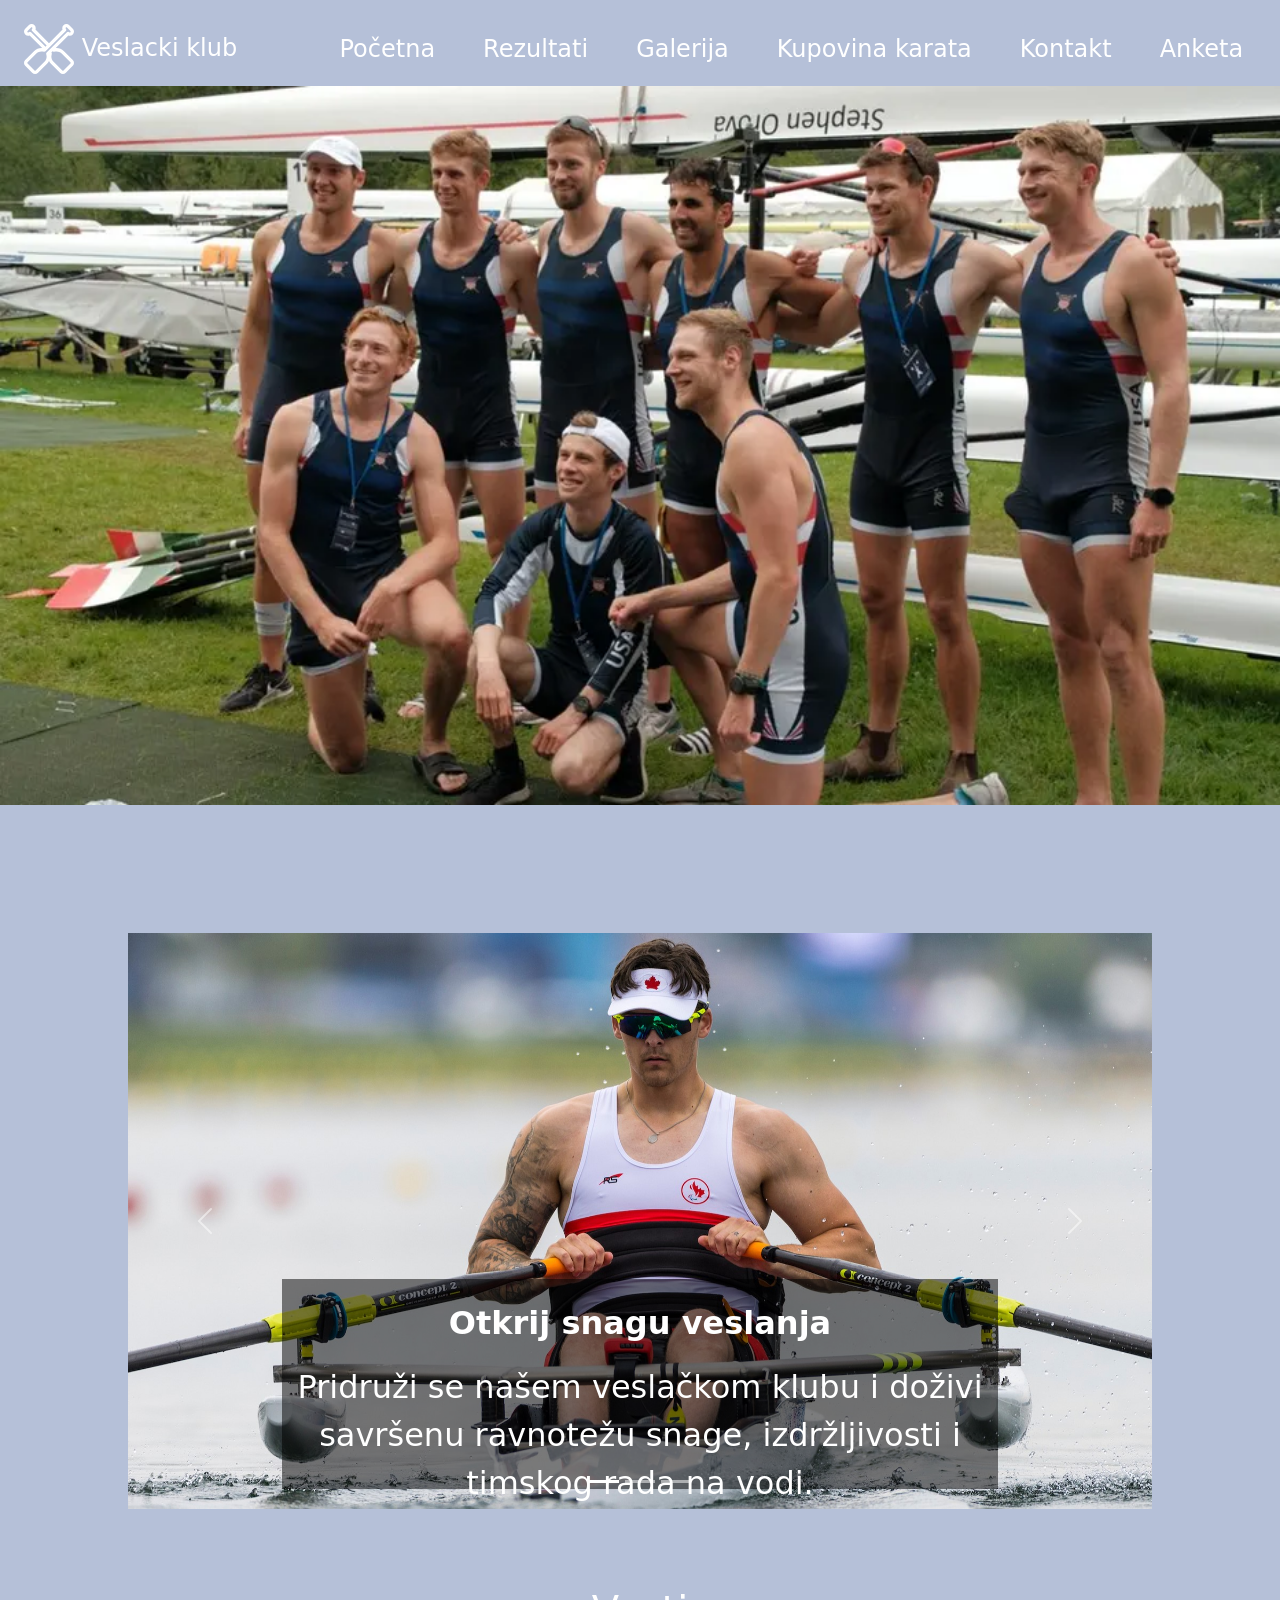
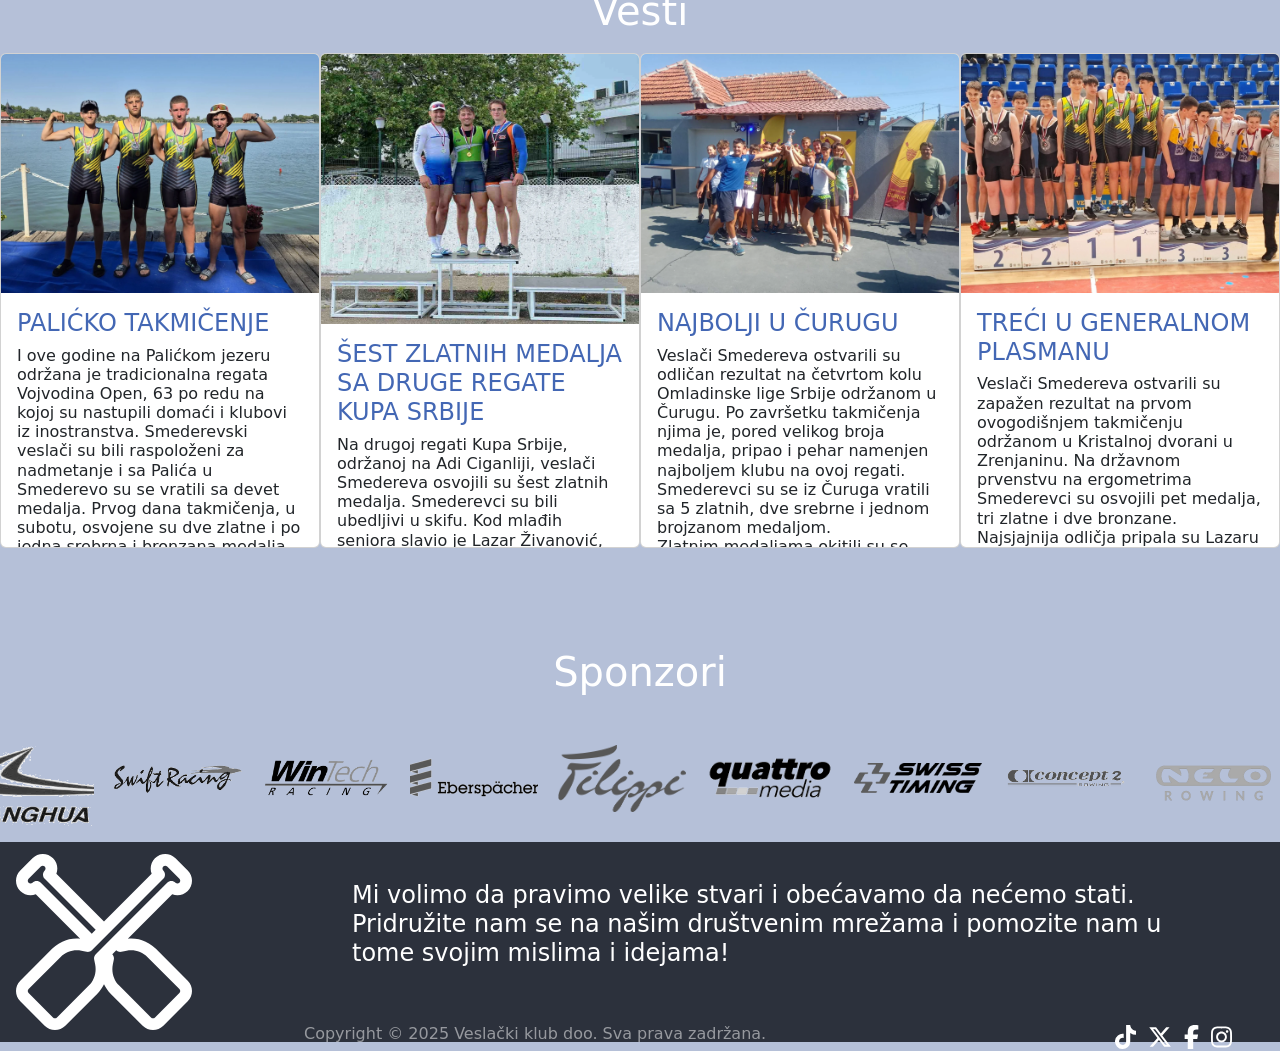
<file: index.html>
<!DOCTYPE html>
<html lang="en">
<head>
    <meta charset="UTF-8">
    <meta name="viewport" content="width=device-width, initial-scale=1.0">
    <title>Veslacki klub</title>

    <!-- incijalizacija -->
    <link rel="stylesheet" href="css/bootstrap.min.css">
    <script src="js/bootstrap.min.js"> </script>

    <!-- zajednicki css -->
    <link rel="stylesheet" href="styles.css">
    <style>

        .carousel-caption {
            position: absolute;
            top: 60%;
            color: #fff;
            background-color: rgba(0, 0, 0, 0.5);
            font-size: 2.5em;
        }
       
        .logo-container {
            overflow: hidden;
        }
        .logo-container .slider-logo-track{
            animation: slide 40s linear infinite;
            display: flex;
            justify-content: center;
            align-items: center;
            width: calc(10vw * 33);
        }
        .logo-container .slider-item{
            height: auto;
        } 

        .logo-container a img {
            flex: 0 0 auto;
            width: 10vw;
            height: auto;
            margin-right: 20px;
            filter: grayscale(100%);
        }

        .logo:hover{
            filter: grayscale(0%);
        }
        .logo-container .slider-logo-track:hover {
            animation-play-state: paused;
        }
        /* Definiše animaciju */
        @keyframes slide{
            0% { transform: translateX(0); }
            100% { transform: translateX(calc(-10vw *10)); }
        }

        .card img{
            height: 30vh;
        }
        .card{
            height: 55vh;
            width: 25rem;
        }

        .card-body{
            
            overflow-y: scroll;
        }

        .card-title{
            color: #4367b4;
        }

        #carouselIndicators {
            max-width: 80%;
            margin: 10% auto;
        }

        .naslov-dela{
            text-align: center;
            margin-bottom: 2vh;
            color:#fff;
        }
    </style>
</head>
<body>
    <nav class="d-flex justify-content-between align-items-center fixed-top">
        <!-- Logo  -->
        <a href="index.html" class="nav-link">
            <img src="slike/logo.svg" alt="Logo" style="height:50px;"> 
            Veslacki klub
        </a>
        <!-- Desni linkovi -->
        <div class="nav">
            <a class="nav-link" href="index.html">Početna</a>
            <a class="nav-link" href="rezultati.html">Rezultati</a>
            <a class="nav-link" href="galerija.html">Galerija</a>
            <a class="nav-link" href="kupovina_karata.html">Kupovina karata</a>
            <a class="nav-link" href="kontakt.html">Kontakt</a>
            <a class="nav-link" href="anketa.html">Anketa</a>
        </div>
    </nav>

    <img src="slike/grupna_slika.png" alt="" width="100%">


    <div id="carouselIndicators" class="carousel slide" data-bs-ride="carousel">
        <div class="carousel-indicators">
          <button type="button" data-bs-target="#carouselIndicators" data-bs-slide-to="0" class="active"></button>
          <button type="button" data-bs-target="#carouselIndicators" data-bs-slide-to="1"></button>
          <button type="button" data-bs-target="#carouselIndicators" data-bs-slide-to="2"></button>
        </div>
        <div class="carousel-inner">
          <div class="carousel-item active">
            <img src="slike/carosel1.jpg" class="d-block w-100" alt="...">
            <div class="carousel-caption ">
                <p><b>Otkrij snagu veslanja</b></p>
                <p>Pridruži se našem veslačkom klubu i doživi savršenu ravnotežu snage, izdržljivosti i timskog rada na vodi.</p>
            </div>
          </div>
          <div class="carousel-item">
            <img src="slike/carosel2.jpg" class="d-block w-100" alt="...">
            <div class="carousel-caption ">
                <p><b>Zajednica na vodi i van nje</b></p>
                <p>Naš klub nije samo trening - to je mesto gde se grade prijateljstva, dele uspesi i pruža međusobna podrška.</p>
            </div>
          </div>
          <div class="carousel-item">
            <img src="slike/carosel3.jpg" class="d-block w-100" alt="...">
            <div class="carousel-caption ">
                <p><b>Tvoje putovanje počinje ovde</b></p>
                <p>Uz stručne trenere, vrhunsku opremu i prelepo prirodno okruženje, nema boljeg mesta da započneš ili unaprediš svoje veslačko iskustvo.</p>
            </div>
          </div>
        </div>
        <button class="carousel-control-prev" type="button" data-bs-target="#carouselIndicators" data-bs-slide="prev" >
          <span class="carousel-control-prev-icon"></span>
        </button>
        <button class="carousel-control-next" type="button" data-bs-target="#carouselIndicators" data-bs-slide="next" >
          <span class="carousel-control-next-icon"></span>
        </button>
    </div>

    <h1 class="naslov-dela" style="margin-top:-50px">Vesti</h1>
    <div class="d-flex justify-content-around">

        <div class="card" >
            <img src="slike/card1.png" class="card-img-top" alt="Slika 1">
            <div class="card-body">
                <h4 class="card-title">PALIĆKO TAKMIČENJE</h4>
                <h6 class="card-text">I ove godine na Palićkom jezeru održana je tradicionalna regata Vojvodina Open, 
                    63 po redu na kojoj su nastupili domaći i klubovi iz inostranstva. Smederevski veslači su bili raspoloženi za nadmetanje i sa Palića u Smederevo su se vratili sa devet medalja. 
                    Prvog dana takmičenja, u subotu, osvojene su dve zlatne i po jedna srebrna i bronzana medalja. Tara Božanović u juniorskom skifu za žene i kadetski četverac bez kormilara u sastavu Nikola Miličević, 
                    Lazar Lazarević, Andreja Jovanović i Dušan Đokić osvojili su najsjajnija odličja. Pionirski četverac skul (Andrija Nedeljković, Vidak Drašković, Vukašin Živanović i Vasil Božanović okitio se srebrnom medaljom, 
                    a bronza je pripala pionirkama u dubl skulu u sastavu Minja i Dunja Savić.
                </h6>
            </div>
        </div>

        <div class="card">
            <img src="slike/card2.png" class="card-img-top" alt="Slika 2">
            <div class="card-body">
                <h4 class="card-title">ŠEST ZLATNIH MEDALJA SA DRUGE REGATE KUPA SRBIJE </h4>
                <h6 class="card-text">Na drugoj regati Kupa Srbije, održanoj na Adi Ciganliji, veslači Smedereva osvojili su šest zlatnih medalja. 
                    Smederevci su bili ubedljivi u skifu. Kod mlađih seniora slavio je Lazar Živanović, Đorđe Rapajić bio je najbolji kod juniora, 
                    a Tara Božanović trijumfovala je u konkurenciji juniorki.Kadetski četverac bez kormilara u sastavu Lazar Lazarević, Andreja Jovanović,
                    Dušan Đokić i Nikola Milićević bio je najbolji u svojoj kategoriji, a zlatu iz četverca, Nikola Milićević i dušan Đokić dodali su najsjajnije odličje i 
                    u disciplini dvojac bez kormilara. Poslednje zlatno odličje pripalo je pionirskom četvercu sa kormilarom u kome su veslali Andrija Nedeljković, Vidak Drašković, 
                    Vukašin Živanović, Vasil Božanović i kormilarka Dunja Petrović.Zapažen rezultat ostvarile su Minja i Dunja Savić u pionirskom dubl skulu plasmanom na peto mesto, 
                    dok je pionirski četverac skul (Ognjen Paunović, Mateja Martić, Sergej Cvetković i Filip Vukelić) zauzeo odlično četvrto mesto. U skifu za kadetkinje Nadežda Radulović 
                    je takođe bila ćetvrta. Naredna regata koja očekuje veslače Smedereva biće treća regata Kupa Srbije početkom juna.
                </h6>
            </div>
        </div>

        <div class="card" >
            <img src="slike/card3.png" class="card-img-top" alt="Slika 3">
            <div class="card-body">
                <h4 class="card-title">NAJBOLJI U ČURUGU</h4>
                <h6 class="card-text">Veslači Smedereva ostvarili su odličan rezultat na četvrtom kolu Omladinske lige Srbije održanom u Čurugu. Po završetku takmičenja njima je, 
                    pored velikog broja medalja, pripao i pehar namenjen najboljem klubu na ovoj regati. Smederevci su se iz Čuruga vratili sa 5 zlatnih, dve srebrne i jednom 
                    brojzanom medaljom.
                    <br>
                    Zlatnim medaljama okitili su se Andreja Jovanović i Dušan Đokić u kadetskom dvojcu bez kormilara, 
                    pionirskom dubl skulu u sastavu Vidak drašković i Vasil Božanović, na najviše pobedničko postolje popeli su 
                    se pioniri u četvercu sa kormilarom (Sergej Cvetković, Mateja Martić, Ignjat Dobrosavljević, Filip Vukelić i 
                    kormilar Lena Bokalović). Kadetski četverac bez kormilara u kome su veslali Nikola Milićević, Lazar Lazarević, 
                    Andreja Jovanović i Dušan Đokić bio je bez premca u svojoj konkurenciji, a poslednje zlatno odličje pripalo je 
                    kadetkinjama u četverac skulu u sastavu Dunja Petrović, Danica jakšić, Minja i Dunja Savić.
                    <br>
                    Srebrne medalje osvojili su Nikola Milićević i Lazar Lazarević u kadetskom dvojcu bez i pionirski dubl skul u sastavu Lazar Pešterac - 
                    Vukašin Živanović. Jedina bronzana medalja pripala je Nadeždi Radulović u kadetskom skifu.
                    Za dve nedelje veslače Smedereva očekuje tradicionalna regata na Palićkom jezeru.
                </h6>
            </div>
        </div>


        <div class="card" >
            <img src="slike/card4.png" class="card-img-top" alt="Slika 4">
            <div class="card-body">
                <h4 class="card-title">TREĆI U GENERALNOM PLASMANU</h4>
                <h6 class="card-text">
                    Veslači Smedereva ostvarili su zapažen rezultat na prvom ovogodišnjem takmičenju održanom u Kristalnoj dvorani u Zrenjaninu. Na državnom prvenstvu na ergometrima Smederevci su osvojili pet medalja, tri zlatne i dve bronzane.
                    Najsjajnija odličja pripala su Lazaru Živanoviću u skifu u konkurenicji seniora B, Tari Božanović, takođe u sakifu kod lakih seniorki i pionirskom četverac skulu u sastavu Vidak Drašković, Ognjen Paunović, Lazar Pešterac i Vukašin Živanović.
                    Do bronzanih odličja doveslali su pionirka Minja Savić u skifu i i dubl skul u sastavuDunja Savić i Anđela Pavić.
                    <br>
                    U konačnom plasmanu veslači Smedereva zauzeli su odlično treće mesto sa pet osvojenih medlaja iz prvoplasiranog Partizana i drugoplasirane Crvene zvezde koji su osvojili 14 odnosno 11 odličja.
                </h6>
            </div>
        </div>
    </div>


    <h1 class="naslov-dela" style="margin-top:100px">Sponzori</h1>
    <div class="logo-container">
            <div class="slider-logo-track">
                <div class="slider-item">
                    <a href="prodavnice.html"><img class="logo" src="slike/brand1.jpg" alt="Logo 1"></a>
                </div>
                <div class="slider-item">
                    <a href="prodavnice.html"><img class="logo" src="slike/brand2.png" alt="Logo 2"></a>
                </div>
                <div class="slider-item">
                    <a href="prodavnice.html"><img class="logo" src="slike/brand3.png" alt="Logo 3"></a>
                </div>
                <div class="slider-item">
                    <a href="prodavnice.html"><img class="logo" src="slike/brand4.png" alt="Logo 4"></a>
                </div>
                <div class="slider-item">
                    <a href="prodavnice.html"><img class="logo" src="slike/brand5.png" alt="Logo 5"></a>
                </div>
                <div class="slider-item">
                    <a href="prodavnice.html"><img class="logo" src="slike/brand6.jpg" alt="Logo 6"></a> 
                </div>
                <div class="slider-item">
                    <a href="prodavnice.html"><img class="logo" src="slike/brand7.png" alt="Logo 7"></a>
                </div>
                <div class="slider-item">
                    <a href="prodavnice.html"><img class="logo" src="slike/brand8.jpg" alt="Logo 8"></a>
                </div>
                <div class="slider-item">
                    <a href="prodavnice.html"><img class="logo" src="slike/brand9.png" alt="Logo 9"></a>
                </div>
                <div class="slider-item">
                    <a href="prodavnice.html"><img class="logo" src="slike/brand1.jpg" alt="Logo 1"></a>
                </div>
                <div class="slider-item">
                    <a href="prodavnice.html"><img class="logo" src="slike/brand2.png" alt="Logo 2"></a>
                </div>
                <div class="slider-item">
                    <a href="prodavnice.html"><img class="logo" src="slike/brand3.png" alt="Logo 3"></a>
                </div>
                <div class="slider-item">
                    <a href="prodavnice.html"><img class="logo" src="slike/brand4.png" alt="Logo 4"></a>
                </div>
                <div class="slider-item">
                    <a href="prodavnice.html"><img class="logo" src="slike/brand5.png" alt="Logo 5"></a>
                </div>
                <div class="slider-item">
                    <a href="prodavnice.html"><img class="logo" src="slike/brand6.jpg" alt="Logo 6"></a> 
                </div>
                <div class="slider-item">
                    <a href="prodavnice.html"><img class="logo" src="slike/brand7.png" alt="Logo 7"></a>
                </div>
                <div class="slider-item">
                    <a href="prodavnice.html"><img class="logo" src="slike/brand8.jpg" alt="Logo 8"></a>
                </div>
                <div class="slider-item">
                    <a href="prodavnice.html"><img class="logo" src="slike/brand9.png" alt="Logo 9"></a>
                </div>
                <div class="slider-item">
                    <a href="prodavnice.html"><img class="logo" src="slike/brand1.jpg" alt="Logo 1"></a>
                </div>
                <div class="slider-item">
                    <a href="prodavnice.html"><img class="logo" src="slike/brand2.png" alt="Logo 2"></a>
                </div>
                <div class="slider-item">
                    <a href="prodavnice.html"><img class="logo" src="slike/brand3.png" alt="Logo 3"></a>
                </div>
                <div class="slider-item">
                    <a href="prodavnice.html"><img class="logo" src="slike/brand4.png" alt="Logo 4"></a>
                </div>
                <div class="slider-item">
                    <a href="prodavnice.html"><img class="logo" src="slike/brand5.png" alt="Logo 5"></a>
                </div>
                <div class="slider-item">
                    <a href="prodavnice.html"><img class="logo" src="slike/brand6.jpg" alt="Logo 6"></a> 
                </div>
                <div class="slider-item">
                    <a href="prodavnice.html"><img class="logo" src="slike/brand7.png" alt="Logo 7"></a>
                </div>
                <div class="slider-item">
                    <a href="prodavnice.html"><img class="logo" src="slike/brand8.jpg" alt="Logo 8"></a>
                </div>
                <div class="slider-item">
                    <a href="prodavnice.html"><img class="logo" src="slike/brand9.png" alt="Logo 9"></a>
                </div>
                <div class="slider-item">
                    <a href="prodavnice.html"><img class="logo" src="slike/brand1.jpg" alt="Logo 1"></a>
                </div>
                <div class="slider-item">
                    <a href="prodavnice.html"><img class="logo" src="slike/brand2.png" alt="Logo 2"></a>
                </div>
                <div class="slider-item">
                    <a href="prodavnice.html"><img class="logo" src="slike/brand3.png" alt="Logo 3"></a>
                </div>
                <div class="slider-item">
                    <a href="prodavnice.html"><img class="logo" src="slike/brand4.png" alt="Logo 4"></a>
                </div>
        </div>
    </div>

    <footer>
        <div class="footer d-flex justify-content-around align-items-center" style="height: 200px;">
            <span class="m-3">
                <a href="index.html">
                    <img src="slike/logo.svg" alt="Vrh logo" style="height: 11rem; width: auto;" >
                </a>
            </span>
            <span class="ps-5">
                <h4 class="p-5 ms-5 me-5">Mi volimo da pravimo velike stvari i obećavamo da nećemo stati. Pridružite nam se na našim društvenim mrežama i pomozite nam u tome svojim mislima i idejama!</h4>
                <span class="ps-5 pe-5 d-flex justify-content-between align-items-center">
                    <span>
                        <h6 style="display: inline-block;opacity: 0.5;">Copyright &copy; 2025 Veslački klub doo. Sva prava zadržana.</h6>
                    </span>   
                    <span>
                        <a href="https://www.tiktok.com/"><img src="slike/tiktok.svg" class="img-fluid ps-1" style="height: 1.5rem;" alt="tiktok logo"></a>
                        <a href="https://twitter.com/" class="ps-1"><img src="slike/x-twitter.svg" class="img-fluid ps-1" style="height: 1.5rem;" alt="x,twitter logo"></a>
                        <a href="https://www.facebook.com/viserbgd/?locale=sr_RS" class="ps-1"><img src="slike/facebook-f.svg" class="img-fluid ps-1" style="height: 1.5rem;"  alt="facebook logo"></a>
                        <a href="https://www.instagram.com/viserbgd/" class="ps-1"><img src="slike/instagram.svg" class="img-fluid ps-1" style="height: 1.5rem;" alt="instagram logo"></a>
                    </span>
                </span>
            </span>
            
                   
        </div>
    </footer>
</body>
</html>
</file>
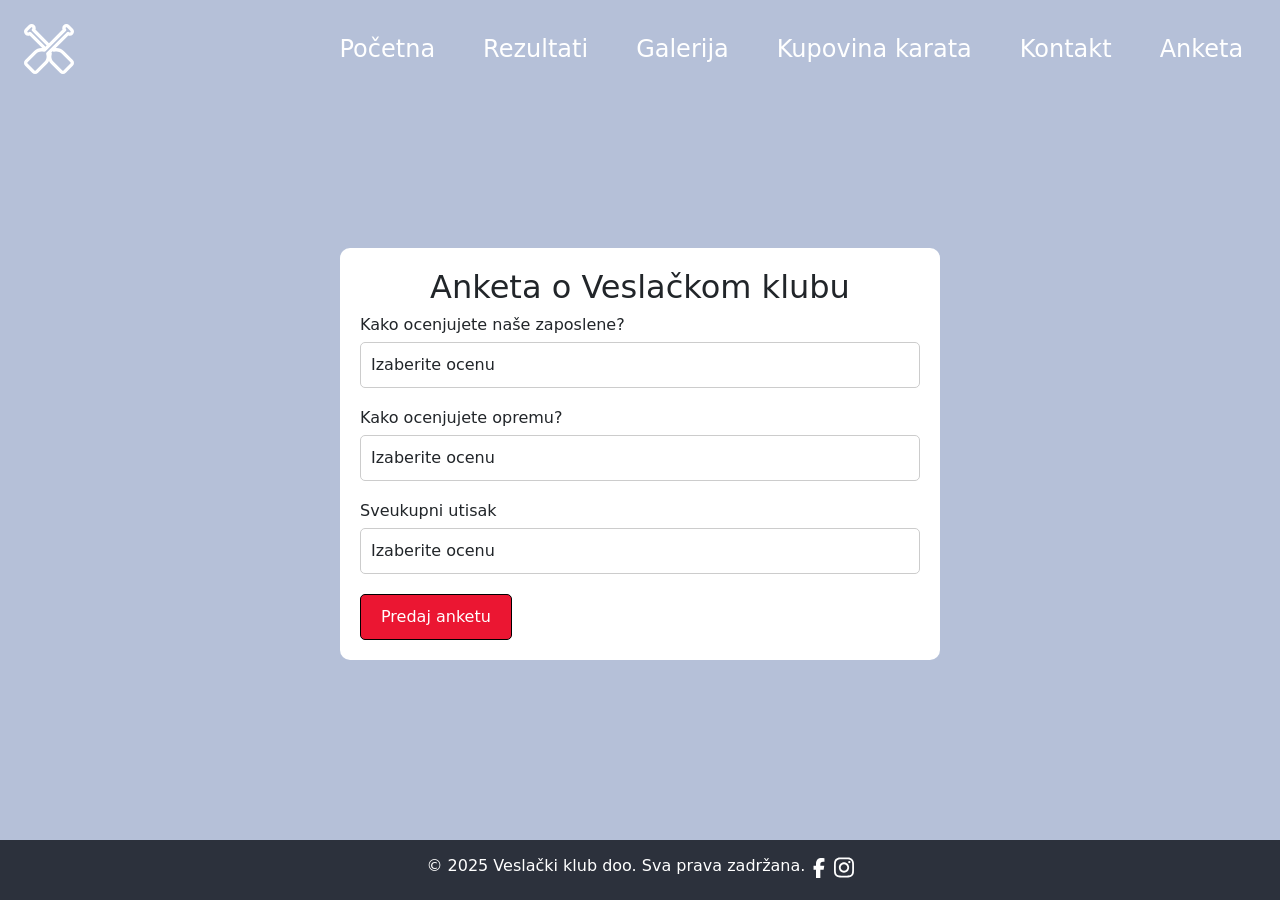
<file: anketa.html>
<!DOCTYPE html>
<html lang="en">
<head>
    <meta charset="UTF-8">
    <meta name="viewport" content="width=device-width, initial-scale=1.0">
    <title>Anketa</title>
    <link rel="stylesheet" href="css/bootstrap.min.css">
    <script src="jquery-3.7.1.min.js"></script>
    <script src="js/bootstrap.bundle.min.js"></script>

    <link rel="stylesheet" href="styles.css">

    <style>

        .form-container {
            max-width: 600px;
            padding: 20px;
            background-color: white;
            border-radius: 10px;

        }
        .form-group {
            margin-bottom: 20px;
        }
        .form-group select {
            width: 100%;
            padding: 10px;
            border: 1px solid #ccc;
            border-radius: 5px;
        }
        .btn-submit {
            background-color: #eb1632;
            color: white;
            border: 0.1em solid black;
            border-radius: 5px;
            padding: 10px 20px;
            cursor: pointer;
        }

        .btn-submit:hover{
            border: 0.1em solid black;
        }

        .red-bg {
            background-color: #ffcccc;
        }
        .yellow-bg {
            background-color: #ffffcc;
        }
        .green-bg {
            background-color: #ccffcc;
        }

        main{
            height: 81.9vh;
            justify-content: center;
            align-items: center;
            display: flex;
        }

    </style>
</head>
<body>
    <nav class="d-flex justify-content-between align-items-center fixed-top">
        <!-- Logo  -->
        <a href="index.html" class="nav-link">
            <img src="slike/logo.svg" alt="Logo" style="height:50px;"> 
        </a>
        <!-- Desni linkovi -->
        <div class="nav">
            <a class="nav-link" href="index.html">Početna</a>
            <a class="nav-link" href="rezultati.html">Rezultati</a>
            <a class="nav-link" href="galerija.html">Galerija</a>
            <a class="nav-link" href="kupovina_karata.html">Kupovina karata</a>
            <a class="nav-link" href="kontakt.html">Kontakt</a>
            <a class="nav-link" href="anketa.html">Anketa</a>
        </div>
    </nav>
    
    <main>
        <div class="container form-container">
            <h2 style="text-align: center;">Anketa o Veslačkom klubu</h2>
            <form id="anketa-forma">
                <div class="form-group">
                    <label for="zaposleni"><h6>Kako ocenjujete naše zaposlene?</h6></label>
                    <select id="zaposleni" class="form-control" required>
                        <option value="" disabled selected>Izaberite ocenu</option>
                        <option value="1">1</option>
                        <option value="2">2</option>
                        <option value="3">3</option>
                        <option value="4">4</option>
                        <option value="5">5</option>
                    </select>
                </div>
                <div class="form-group">
                    <label for="oprema"><h6>Kako ocenjujete opremu?</h6></label>
                    <select id="oprema" class="form-control" required>
                        <option value="" disabled selected>Izaberite ocenu</option>
                        <option value="1">1</option>
                        <option value="2">2</option>
                        <option value="3">3</option>
                        <option value="4">4</option>
                        <option value="5">5</option>
                    </select>
                </div>
                <div class="form-group">
                    <label for="sveukupno"><h6>Sveukupni utisak</h6></label>
                    <select id="sveukupno" class="form-control" required>
                        <option value="" disabled selected>Izaberite ocenu</option>
                        <option value="1">1</option>
                        <option value="2">2</option>
                        <option value="3">3</option>
                        <option value="4">4</option>
                        <option value="5">5</option>
                    </select>
                </div>
                <button type="submit" class="btn btn-submit">Predaj anketu</button>
            </form>
        </div>
    </main>

    <footer>
        <div class="footer footer-expand-lg d-flex justify-content-center align-items-center" style="height: 60px;position: fixed;">
            <span><h6 style="display: inline-block;">&copy; 2025 Veslački klub doo. Sva prava zadržana.</h6>
                <a href="https://www.facebook.com/viserbgd/?locale=sr_RS"><img src="slike/facebook-f.svg" class="img-fluid ps-1" style="width: 1rem;"  alt="facebook"></a>
                <a href="https://www.instagram.com/viserbgd/"><img src="slike/instagram.svg" class="img-fluid ps-1" style="width: 1.5rem;" alt="instagram"></a>
            </span>
        </div>
    </footer>

    <script>
        $(document).ready(function () {
            $("#anketa-forma").submit(function (event) {
                event.preventDefault();
                const zaposleniOcena = parseFloat($("#zaposleni").val());
                const opremaOcena = parseFloat($("#oprema").val());
                const sveukupnoOcena = parseFloat($("#sveukupno").val());
                const prosecnaOcena = (zaposleniOcena + opremaOcena + sveukupnoOcena) / 3;

                const forma = $(".form-container");
                if (prosecnaOcena >= 1 && prosecnaOcena <= 2.5) {
                    forma.removeClass("yellow-bg");
                    forma.removeClass("green-bg");
                    forma.addClass("red-bg");
                    alert("Hvala što ste popunili anketu!\nVaša prosečna ocena je " + prosecnaOcena.toFixed(2) + ". Potrudićemo se da popravimo greške.");
                } else if (prosecnaOcena > 2.5 && prosecnaOcena <= 3.5) {
                    forma.removeClass("red-bg");
                    forma.removeClass("green-bg");
                    forma.addClass("yellow-bg");
                    alert("Hvala što ste popunili anketu!\nVaša prosečna ocena je " + prosecnaOcena.toFixed(2) + ". Radimo na unapređenju.");
                } else {
                    forma.removeClass("red-bg");
                    forma.removeClass("yellow-bg");
                    forma.addClass("green-bg");
                    alert("Hvala što ste popunili anketu!\nVaša prosečna ocena je " + prosecnaOcena.toFixed(2) + ". Drago nam je što ste se super proveli u našem tržnom centru!");
                }
            });
        });
    </script>
</body>
</html>
</file>
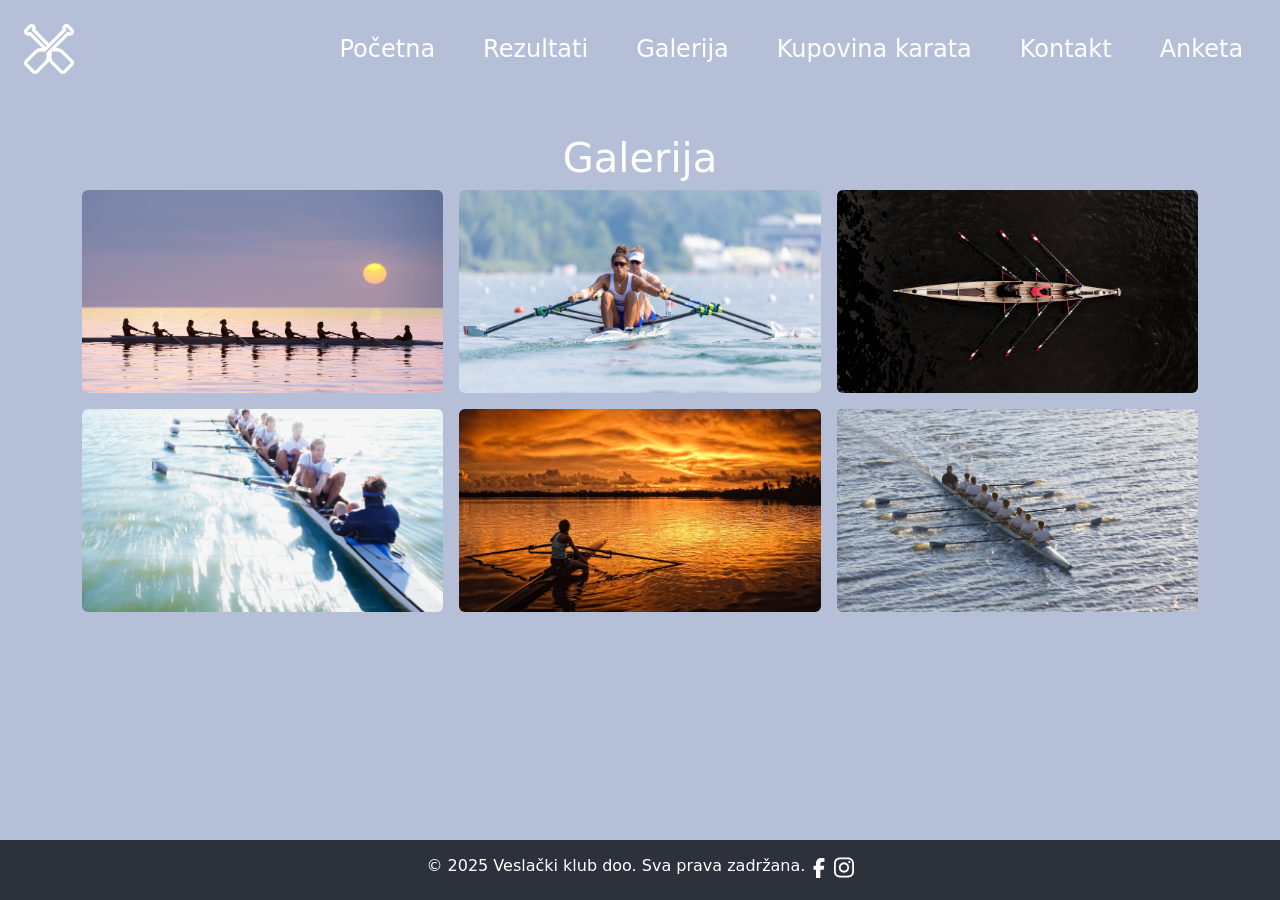
<file: galerija.html>
<!DOCTYPE html>
<html lang="en">
<head>
    <meta charset="UTF-8">
    <meta name="viewport" content="width=device-width, initial-scale=1.0">
    <title>Galerija</title>

    <link rel="stylesheet" href="css/bootstrap.min.css">
    <script src="js/bootstrap.bundle.min.js"></script>

    <link rel="stylesheet" href="styles.css">

    <style>
        .gallery-img {
            object-fit: cover;
            width: 100%;
            height: 100%;
            transition: transform 0.3s ease;
        }
        .gallery-img:hover {
            transform: scale(1.2);
            border:2px solid white;
            z-index: 1;
        }
        
    </style>
</head>
<body>
    <nav class="d-flex justify-content-between align-items-center fixed-top">
        <!-- Logo  -->
        <a href="index.html" class="nav-link">
            <img src="slike/logo.svg" alt="Logo" style="height:50px;"> 
        </a>
        <!-- Desni linkovi -->
        <div class="nav">
            <a class="nav-link" href="index.html">Početna</a>
            <a class="nav-link" href="rezultati.html">Rezultati</a>
            <a class="nav-link" href="galerija.html">Galerija</a>
            <a class="nav-link" href="kupovina_karata.html">Kupovina karata</a>
            <a class="nav-link" href="kontakt.html">Kontakt</a>
            <a class="nav-link" href="anketa.html">Anketa</a>
        </div>
    </nav>
    
    <div class="container py-5">
        <h1 style="text-align: center; color: white">Galerija</h1>
        <div class="row g-3">

            <div class="col-4">
                <div class="ratio ratio-16x9">
                    <img src="slike/galerija1.jpg" class="gallery-img rounded" alt="slika1">
                </div>
            </div>

            <div class="col-4">
                <div class="ratio ratio-16x9">
                    <img src="slike/galerija2.jpg" class="gallery-img rounded" alt="slika2">
                </div>
            </div>

            <div class="col-4">
                <div class="ratio ratio-16x9">
                    <img src="slike/galerija3.jpg" class="gallery-img rounded" alt="slika3">
                </div>
            </div>

            <div class="col-4">
                <div class="ratio ratio-16x9">
                    <img src="slike/galerija4.jpg" class="gallery-img rounded" alt="slika4">
                </div>
            </div>

            <div class="col-4">
                <div class="ratio ratio-16x9">
                    <img src="slike/galerija5.jpg" class="gallery-img rounded" alt="slika5">
                </div>
            </div>

            <div class="col-4">
                <div class="ratio ratio-16x9">
                    <img src="slike/galerija6.jpg" class="gallery-img rounded" alt="slika6">
                </div>
            </div>

        </div>
    </div>

    <footer>
        <div class="footer d-flex justify-content-center align-items-center" style="height: 60px;position: fixed;">
            <span>
                <h6 style="display: inline-block;">&copy; 2025 Veslački klub doo. Sva prava zadržana.</h6>
                <a href="https://www.facebook.com/viserbgd/?locale=sr_RS"><img src="slike/facebook-f.svg" class="img-fluid ps-1" style="width: 1rem;"  alt="facebook"></a>
                <a href="https://www.instagram.com/viserbgd/"><img src="slike/instagram.svg" class="img-fluid ps-1" style="width: 1.5rem;" alt="instagram"></a>
            </span>
        </div>
    </footer>
</body>
</html>
</file>
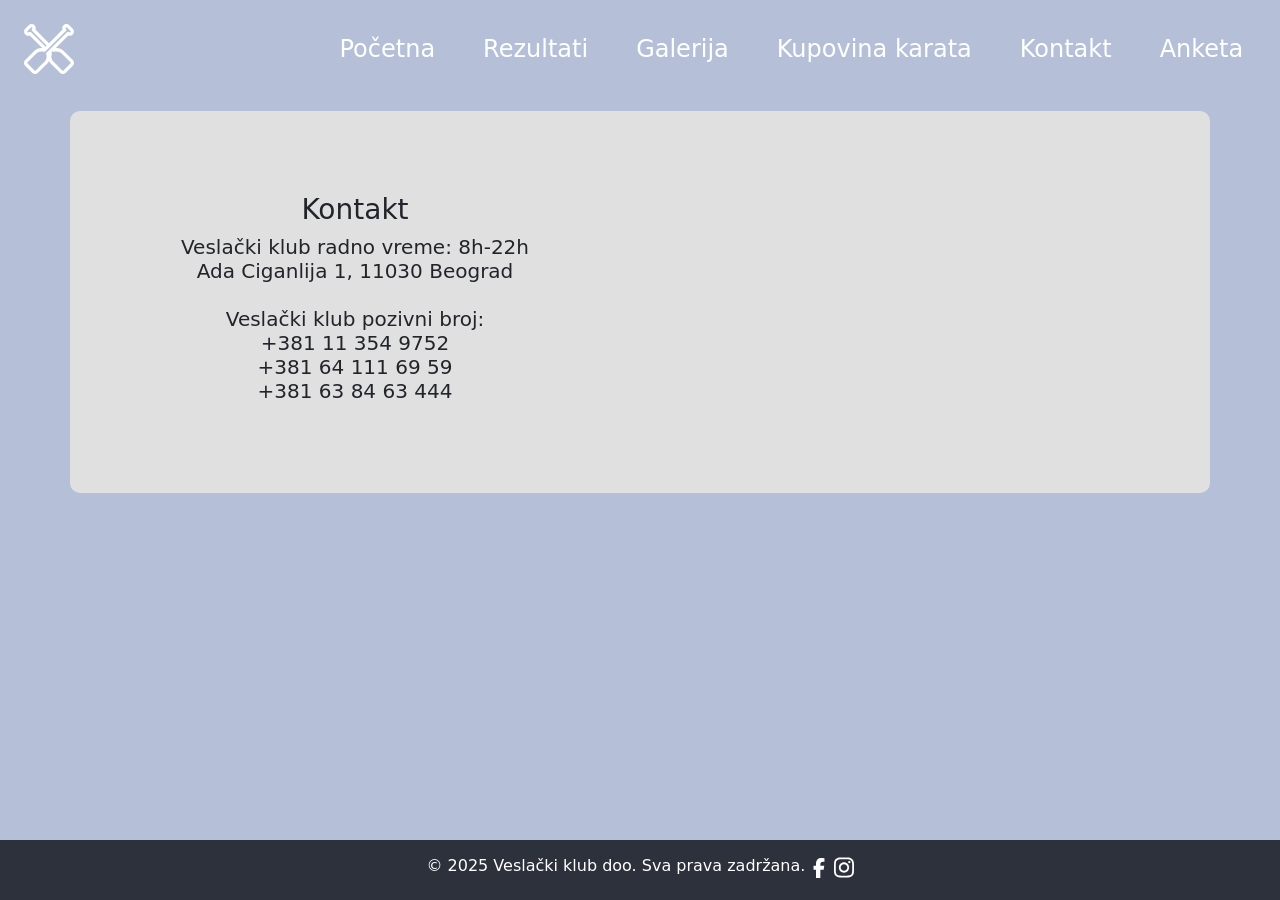
<file: kontakt.html>
<!DOCTYPE html>
<html lang="en">
<head>
    <meta charset="UTF-8">
    <meta name="viewport" content="width=device-width, initial-scale=1.0">
    <title>Kontakt</title>

    <!-- incijalizacija -->
    <link rel="stylesheet" href="css/bootstrap.min.css">
    <script src="js/bootstrap.min.js"> </script>

    <!-- zajednicki css -->
    <link rel="stylesheet" href="styles.css">
    <style>

        .container{
            background-color: rgb(224, 224, 224);
            margin-top: 2%;
            font-size: 1vw;
            margin-bottom: 2%;
            border-radius: 10px;
        }
        
        .map-responsive{
            padding-bottom: 70%;
            position: relative;
        }

        .map-responsive iframe{
            left: 0;
            top: 0;
            height: 100%;
            width: 100%;
            position: absolute;
            border: 0;
        }

    </style>

</head>
<body>
    <nav class="d-flex justify-content-between align-items-center fixed-top">
        <!-- Logo  -->
        <a href="index.html" class="nav-link">
            <img src="slike/logo.svg" alt="Logo" style="height:50px;"> 
        </a>
        <!-- Desni linkovi -->
        <div class="nav">
            <a class="nav-link" href="index.html">Početna</a>
            <a class="nav-link" href="rezultati.html">Rezultati</a>
            <a class="nav-link" href="galerija.html">Galerija</a>
            <a class="nav-link" href="kupovina_karata.html">Kupovina karata</a>
            <a class="nav-link" href="kontakt.html">Kontakt</a>
            <a class="nav-link" href="anketa.html">Anketa</a>
        </div>
    </nav>
    
    <div class="container" >
        <div class="row">
            
            <div class="col-lg-6 col-md-6 col-sm-12" style="text-align: center; align-self: center;">
                <h3>Kontakt</h3>
                <h5>Veslački klub radno vreme: 8h-22h <br>
                    Ada Ciganlija 1, 11030 Beograd <br>
                    <br>
                    Veslački klub pozivni broj: <br>
                    +381 11 354 9752 <br>
                    +381 64 111 69 59 <br>
                    +381 63 84 63 444
                </h5>
            </div>

            <div class="col-lg-6 col-md-6 col-sm-12">
                <div class="map-responsive">
                    <iframe src="https://www.google.com/maps/embed?pb=!1m18!1m12!1m3!1d2831.3244536577636!2d20.420292591369297!3d44.79457600328467!2m3!1f0!2f0!3f0!3m2!1i1024!2i768!4f13.1!3m3!1m2!1s0x475a6fe880fd612d%3A0x3fd0ef4577f23fd4!2sRowing%20club%20Partizan!5e0!3m2!1sen!2srs!4v1756376849643!5m2!1sen!2srs" width="600" height="450" style="border:0;" allowfullscreen="" loading="lazy" referrerpolicy="no-referrer-when-downgrade"></iframe>
                </div>
            </div>

        </div>
    </div>

    <footer>
        <div class="footer footer-expand-lg d-flex justify-content-center align-items-center" style="height: 60px;position: fixed;">
            <span><h6 style="display: inline-block;">&copy; 2025 Veslački klub doo. Sva prava zadržana.</h6>
                <a href="https://www.facebook.com/viserbgd/?locale=sr_RS"><img src="slike/facebook-f.svg" class="img-fluid ps-1" style="width: 1rem;"  alt="facebook"></a>
                <a href="https://www.instagram.com/viserbgd/"><img src="slike/instagram.svg" class="img-fluid ps-1" style="width: 1.5rem;" alt="instagram"></a>
            </span>
        </div>
    </footer>
</body>
</html>
</file>
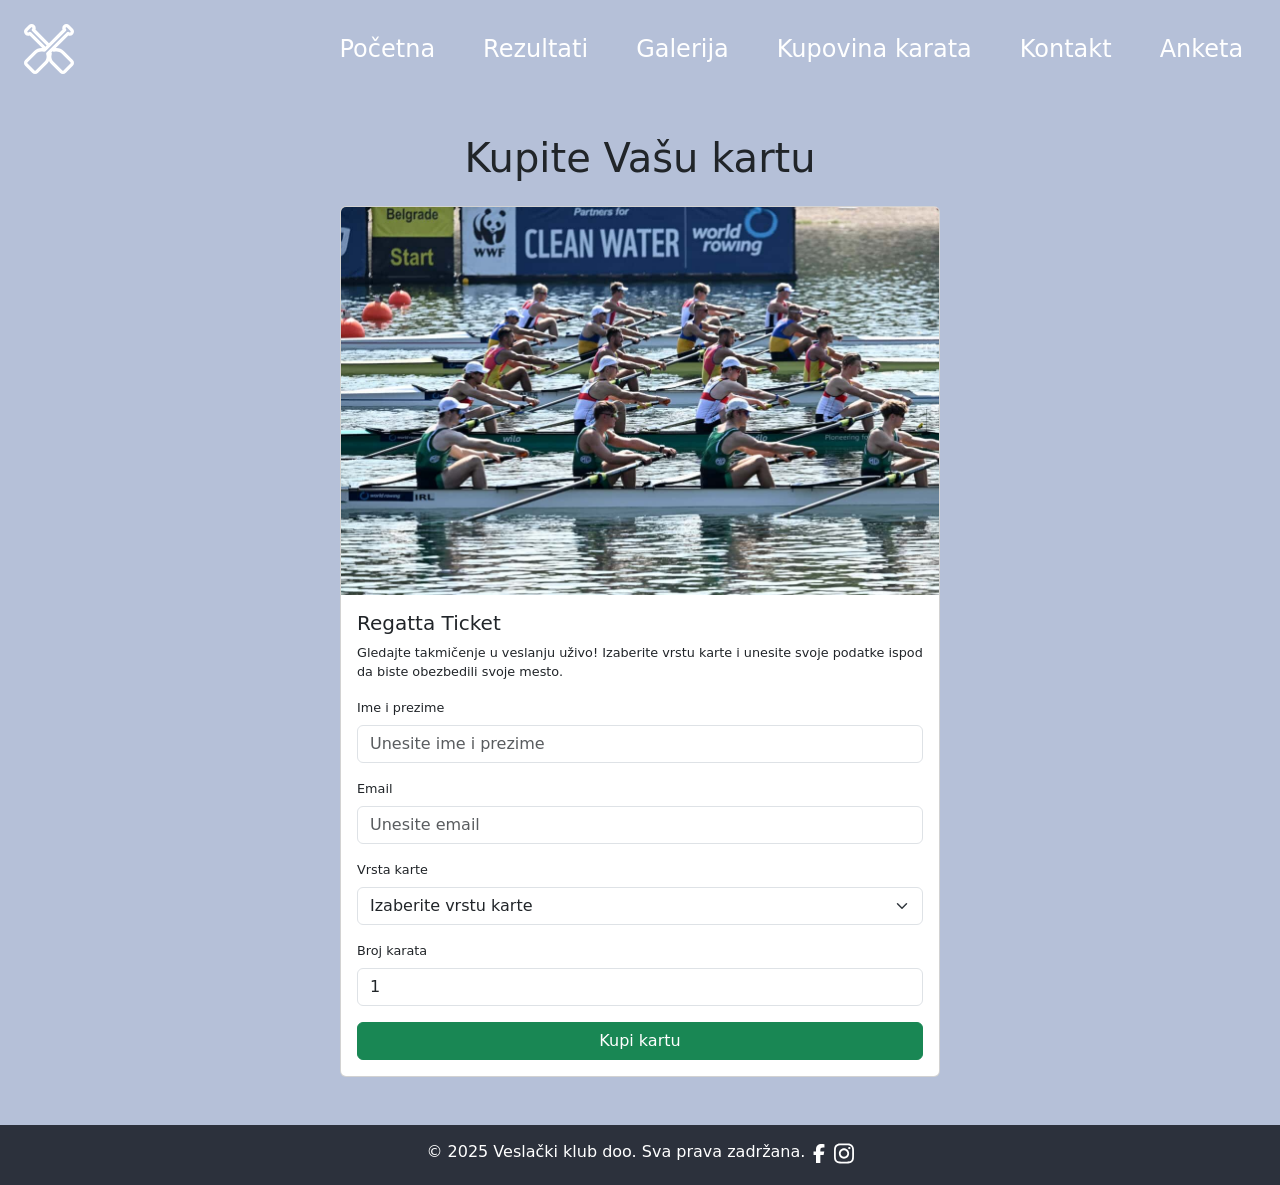
<file: kupovina_karata.html>
<!DOCTYPE html>
<html lang="en">
<head>
    <meta charset="UTF-8">
    <meta name="viewport" content="width=device-width, initial-scale=1.0">
    <title>Kupovina karata</title>

    <!-- incijalizacija -->
    <link rel="stylesheet" href="css/bootstrap.min.css">
    <script src="js/bootstrap.min.js"> </script>

    <!-- zajednicki css -->
    <link rel="stylesheet" href="styles.css">

</head>
<body>
    <nav class="d-flex justify-content-between align-items-center fixed-top">
        <!-- Logo  -->
        <a href="index.html" class="nav-link">
            <img src="slike/logo.svg" alt="Logo" style="height:50px;"> 
        </a>
        <!-- Desni linkovi -->
        <div class="nav">
            <a class="nav-link" href="index.html">Početna</a>
            <a class="nav-link" href="rezultati.html">Rezultati</a>
            <a class="nav-link" href="galerija.html">Galerija</a>
            <a class="nav-link" href="kupovina_karata.html">Kupovina karata</a>
            <a class="nav-link" href="kontakt.html">Kontakt</a>
            <a class="nav-link" href="anketa.html">Anketa</a>
        </div>
    </nav>

    <div class="container my-5">
        <h1 class="text-center mb-4">Kupite Vašu kartu</h1>

        <div class="card mx-auto" style="max-width: 600px;">
            <img src="slike/racing.jpg" class="card-img-top" alt="Rowing Race">
            <div class="card-body">
                <h5 class="card-title">Regatta Ticket</h5>
                <p class="card-text">Gledajte takmičenje u veslanju uživo! Izaberite vrstu karte i unesite svoje podatke ispod da biste obezbedili svoje mesto.</p>

                <form>
                    <div class="mb-3">
                        <label for="punoIme" class="form-label">Ime i prezime</label>
                        <input type="text" class="form-control" id="punoIme" name="punoIme" placeholder="Unesite ime i prezime" required>
                    </div>

                    <div class="mb-3">
                        <label for="email" class="form-label">Email</label>
                        <input type="email" class="form-control" id="email" name="email" placeholder="Unesite email" required>
                    </div>

                    <div class="mb-3">
                        <label for="vrstaKarte" class="form-label">Vrsta karte</label>
                        <select class="form-select" id="vrstaKarte" name="vrstaKarte" required>
                            <option value="">Izaberite vrstu karte</option>
                            <option value="standard">Obična - $20</option>
                            <option value="vip">VIP - $50</option>
                            <option value="group">Grupa (4 čoveka) - $70</option>
                        </select>
                    </div>

                    <div class="mb-3">
                        <label for="brojKarata" class="form-label">Broj karata</label>
                        <input type="number" class="form-control" id="brojKarata" name="brojKarata" min="1" value="1" required>
                    </div>

                    <button type="submit" class="btn btn-success w-100">Kupi kartu</button>
                </form>
            </div>
        </div>
    </div>

    <footer>
        <div class="footer footer-expand-lg d-flex justify-content-center align-items-center" style="height: 60px;">
            <span><h6 style="display: inline-block;">&copy; 2025 Veslački klub doo. Sva prava zadržana.</h6>
                <a href="https://www.facebook.com/viserbgd/?locale=sr_RS"><img src="slike/facebook-f.svg" class="img-fluid ps-1" style="width: 1rem;"  alt="facebook"></a>
                <a href="https://www.instagram.com/viserbgd/"><img src="slike/instagram.svg" class="img-fluid ps-1" style="width: 1.5rem;" alt="instagram"></a>
            </span>
        </div>
    </footer>
</body>
</html>
</file>
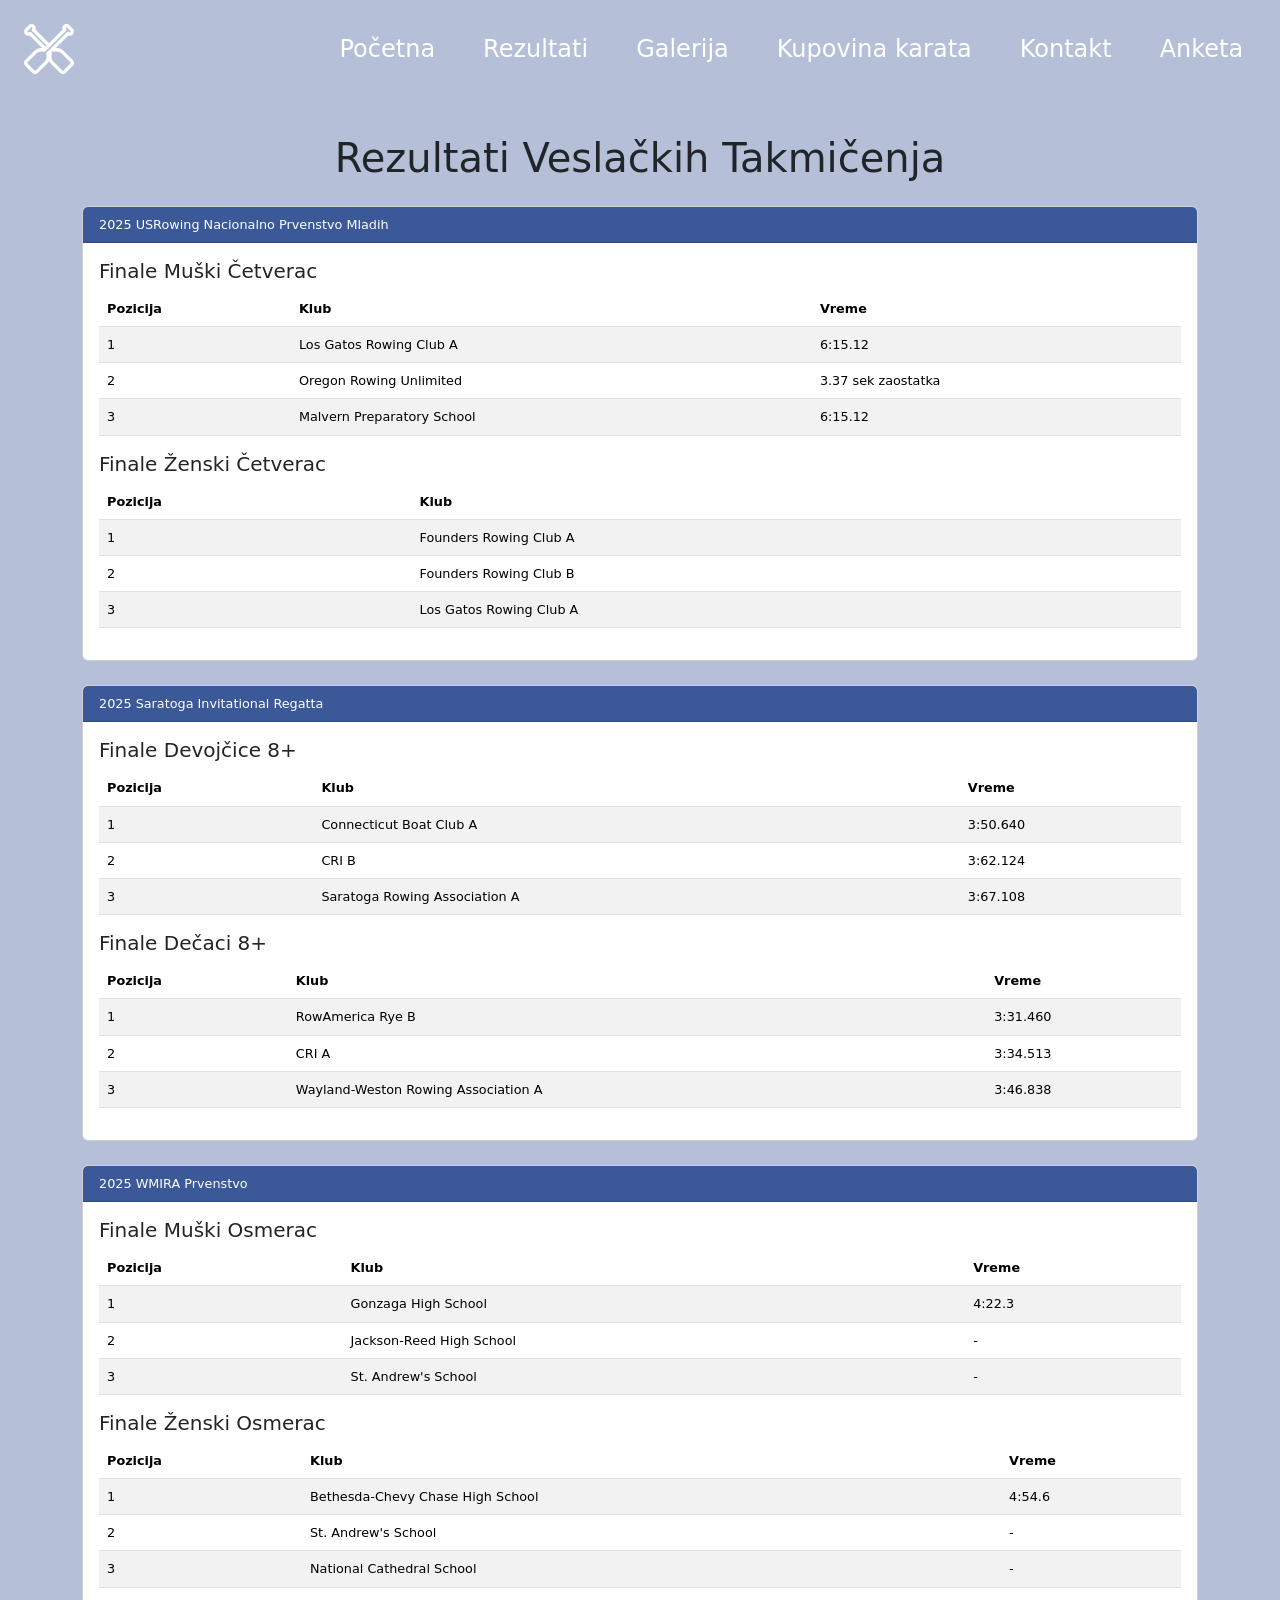
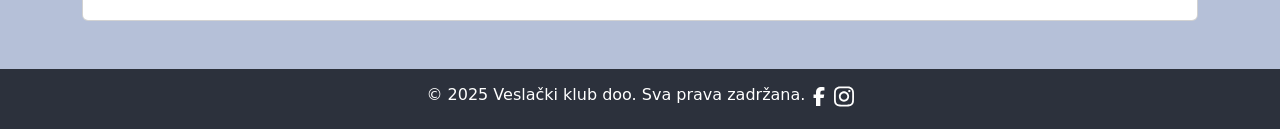
<file: rezultati.html>
<!DOCTYPE html>
<html lang="en">
<head>
    <meta charset="UTF-8">
    <meta name="viewport" content="width=device-width, initial-scale=1.0">
    <title>Rezultati</title>

    <link rel="stylesheet" href="css/bootstrap.min.css">
    <script src="js/bootstrap.bundle.min.js"></script>

    <link rel="stylesheet" href="styles.css">
    <style>
        .card-header{
            background-color: #3b5998;
            color: white;
        }
    </style>
</head>
<body>
    <nav class="d-flex justify-content-between align-items-center fixed-top">
        <!-- Logo  -->
        <a href="index.html" class="nav-link">
            <img src="slike/logo.svg" alt="Logo" style="height:50px;"> 
        </a>
        <!-- Desni linkovi -->
        <div class="nav">
            <a class="nav-link" href="index.html">Početna</a>
            <a class="nav-link" href="rezultati.html">Rezultati</a>
            <a class="nav-link" href="galerija.html">Galerija</a>
            <a class="nav-link" href="kupovina_karata.html">Kupovina karata</a>
            <a class="nav-link" href="kontakt.html">Kontakt</a>
            <a class="nav-link" href="anketa.html">Anketa</a>
        </div>
    </nav>

    <div class="container my-5">
        <h1 class="text-center mb-4">Rezultati Veslačkih Takmičenja</h1>
        <div class="card mb-4">
            <div class="card-header" >
                2025 USRowing Nacionalno Prvenstvo Mladih
            </div>
            <div class="card-body">
                <h5>Finale Muški Četverac</h5>
                <table class="table table-striped">
                    <thead>     
                        <tr>
                            <th>Pozicija</th>
                            <th>Klub</th>
                            <th>Vreme</th>
                        </tr>
                    </thead>
                    <tbody>
                        <tr>
                            <td>1</td>
                            <td>Los Gatos Rowing Club A</td>
                            <td>6:15.12</td>
                        </tr>
                        <tr>
                            <td>2</td>
                            <td>Oregon Rowing Unlimited</td>
                            <td>3.37 sek zaostatka</td>
                        </tr>
                        <tr>
                            <td>3</td>
                            <td>Malvern Preparatory School</td>
                            <td>6:15.12</td>
                        </tr>
                    </tbody>
                </table>

                <h5>Finale Ženski Četverac</h5>
                <table class="table table-striped">
                    <thead>
                        <tr>
                            <th>Pozicija</th>
                            <th>Klub</th>
                        </tr>
                    </thead>
                    <tbody>
                        <tr>
                            <td>1</td>
                            <td>Founders Rowing Club A</td>
                        </tr>
                        <tr>
                            <td>2</td>
                            <td>Founders Rowing Club B</td>
                        </tr>
                        <tr>
                            <td>3</td>
                            <td>Los Gatos Rowing Club A</td>
                        </tr>
                    </tbody>
                </table>
            </div>
        </div>

        <div class="card mb-4">
            <div class="card-header">
                2025 Saratoga Invitational Regatta
            </div>
            <div class="card-body">
                <h5>Finale Devojčice 8+</h5>
                <table class="table table-striped">
                    <thead>
                        <tr>
                            <th>Pozicija</th>
                            <th>Klub</th>
                            <th>Vreme</th>
                        </tr>
                    </thead>
                    <tbody>
                        <tr>
                            <td>1</td>
                            <td>Connecticut Boat Club A</td>
                            <td>3:50.640</td>
                        </tr>
                        <tr>
                            <td>2</td>
                            <td>CRI B</td>
                            <td>3:62.124</td>
                        </tr>
                        <tr>
                            <td>3</td>
                            <td>Saratoga Rowing Association A</td>
                            <td>3:67.108</td>
                        </tr>
                    </tbody>
                </table>

                <h5>Finale Dečaci 8+</h5>
                <table class="table table-striped">
                    <thead>
                        <tr>
                            <th>Pozicija</th>
                            <th>Klub</th>
                            <th>Vreme</th>
                        </tr>
                    </thead>
                    <tbody>
                        <tr>
                            <td>1</td>
                            <td>RowAmerica Rye B</td>
                            <td>3:31.460</td>
                        </tr>
                        <tr>
                            <td>2</td>
                            <td>CRI A</td>
                            <td>3:34.513</td>
                        </tr>
                        <tr>
                            <td>3</td>
                            <td>Wayland-Weston Rowing Association A</td>
                            <td>3:46.838</td>
                        </tr>
                    </tbody>
                </table>
            </div>
        </div>

        <div class="card mb-4">
            <div class="card-header">
                2025 WMIRA Prvenstvo
            </div>
            <div class="card-body">
                <h5>Finale Muški Osmerac</h5>
                <table class="table table-striped">
                    <thead>
                        <tr>
                            <th>Pozicija</th>
                            <th>Klub</th>
                            <th>Vreme</th>
                        </tr>
                    </thead>
                    <tbody>
                        <tr>
                            <td>1</td>
                            <td>Gonzaga High School</td>
                            <td>4:22.3</td>
                        </tr>
                        <tr>
                            <td>2</td>
                            <td>Jackson-Reed High School</td>
                            <td>-</td>
                        </tr>
                        <tr>
                            <td>3</td>
                            <td>St. Andrew's School</td>
                            <td>-</td>
                        </tr>
                    </tbody>
                </table>

                <h5>Finale Ženski Osmerac</h5>
                <table class="table table-striped">
                    <thead>
                        <tr>
                            <th>Pozicija</th>
                            <th>Klub</th>
                            <th>Vreme</th>
                        </tr>
                    </thead>
                    <tbody>
                        <tr>
                            <td>1</td>
                            <td>Bethesda-Chevy Chase High School</td>
                            <td>4:54.6</td>
                        </tr>
                        <tr>
                            <td>2</td>
                            <td>St. Andrew's School</td>
                            <td>-</td>
                        </tr>
                        <tr>
                            <td>3</td>
                            <td>National Cathedral School</td>
                            <td>-</td>
                        </tr>
                    </tbody>
                </table>
            </div>
        </div>
    </div>

    <footer>
        <div class="footer footer-expand-lg d-flex justify-content-center align-items-center" style="height: 60px;">
            <span>
                <h6 style="display: inline-block;">&copy; 2025 Veslački klub doo. Sva prava zadržana.</h6>
                <a href="https://www.facebook.com/viserbgd/?locale=sr_RS"><img src="slike/facebook-f.svg" class="img-fluid ps-1" style="width: 1rem;"  alt="facebook"></a>
                <a href="https://www.instagram.com/viserbgd/"><img src="slike/instagram.svg" class="img-fluid ps-1" style="width: 1.5rem;" alt="instagram"></a>
            </span>
        </div>
    </footer>
</body>
</html>
</file>
<file: styles.css>
body {
  font-size: 1vw;
  background-color: rgba(139, 157, 195, 0.635);
  min-height: 100vh;
  padding-top: calc(50px + 2em + 10px);
}

.nav-link {
  padding: 1em 1em 5px;
  color: white;
  font-size: x-large;
}

.nav-link:last-of-type {
  margin-right: 1vw;
}

.nav .nav-link {
  position: relative;
  overflow: hidden;
}

.nav .nav-link::after {
  content: "";
  position: absolute;
  bottom: 0;
  left: 50%;
  transform: translateX(-50%);
  width: 0;
  height: 2px;
  background-color: white;
  transition: width 0.5s;
}

.nav .nav-link:hover::after {
  width: 100%;
}

.footer {
  position: relative;
  bottom: 0;
  width: 100%;
  background-color: rgb(44, 49, 60);
  color: white;
}/*# sourceMappingURL=styles.css.map */
</file>
